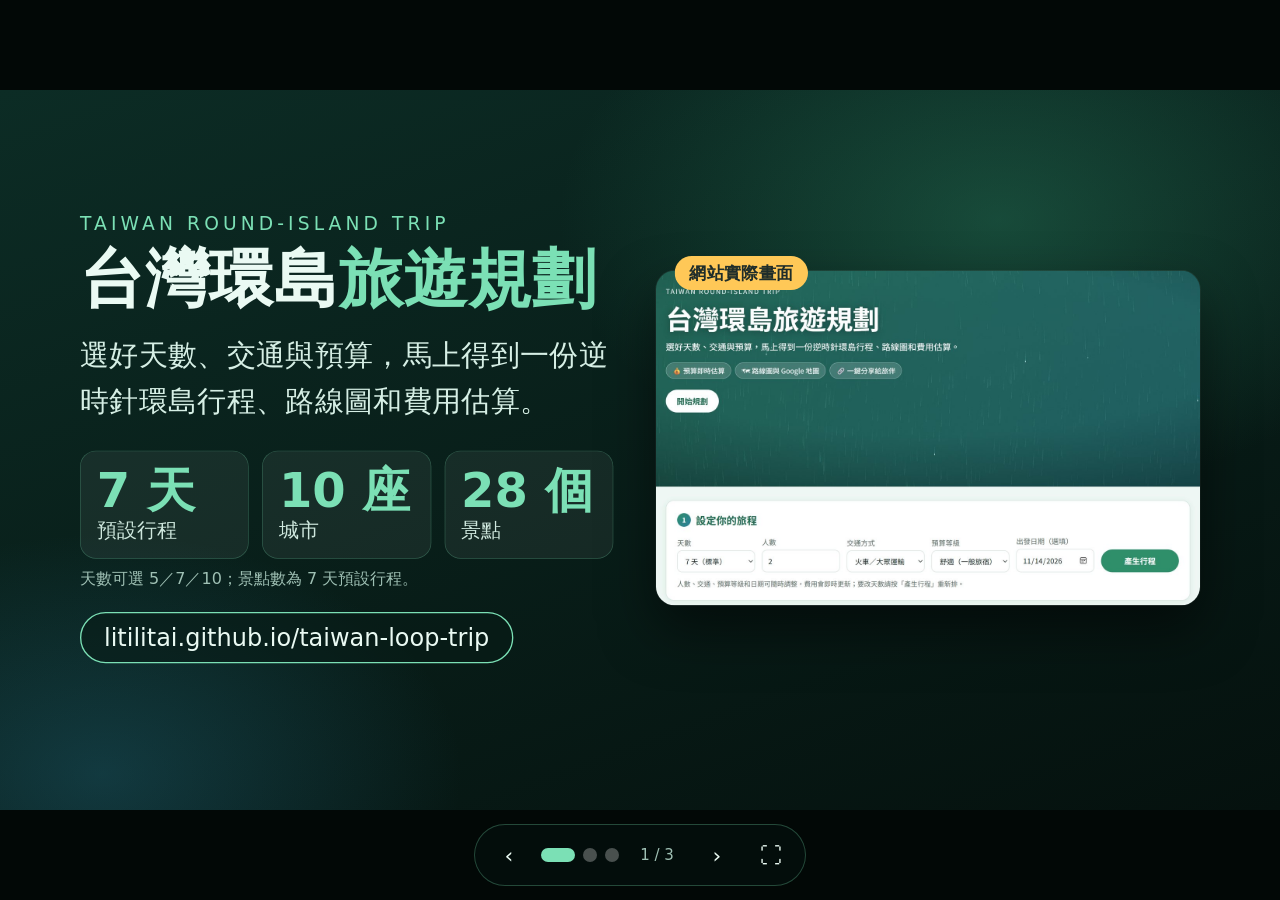
<file: slides.html>
<!DOCTYPE html>
<html lang="zh-Hant">
<head>
  <meta charset="UTF-8">
  <meta name="viewport" content="width=device-width, initial-scale=1">
  <title>台灣環島旅遊規劃｜三頁簡介</title>
  <meta name="description" content="三頁簡報：介紹「台灣環島旅遊規劃」網站的功能、使用方式與技術特色。">
  <style>
    :root {
      --bg0: #05110e; --bg1: #0c2c25;
      --mint: #7be0b5; --teal: #5ec8e8; --amber: #ffc857; --green: #2f8f6b;
      --ink: #eafaf3; --muted: #9fc0b4; --card: rgba(255, 255, 255, .06); --line: rgba(123, 224, 181, .28);
    }
    * { box-sizing: border-box; }
    html, body { margin: 0; height: 100%; background: #020806; overflow: hidden; }
    body { font-family: "Noto Sans TC", "PingFang TC", "Microsoft JhengHei", system-ui, sans-serif; color: var(--ink); }

    /* 固定 1920×1080 的舞台，依視窗大小等比縮放 */
    .stage { position: fixed; inset: 0; overflow: hidden; }
    .deck { position: absolute; left: 50%; top: 50%; width: 1920px; height: 1080px; margin: -540px 0 0 -960px; transform: scale(var(--s, 1)); transform-origin: center; }
    .slide {
      position: absolute; inset: 0; padding: 84px 120px 120px; overflow: hidden;
      background:
        radial-gradient(1100px 700px at 78% 18%, rgba(47, 143, 107, .38), transparent 60%),
        radial-gradient(900px 600px at 8% 95%, rgba(42, 127, 158, .30), transparent 60%),
        linear-gradient(160deg, var(--bg1), var(--bg0));
      opacity: 0; visibility: hidden; transform: translateX(48px);
      transition: opacity .45s ease, transform .45s ease, visibility 0s .45s;
    }
    .slide.active { opacity: 1; visibility: visible; transform: none; transition-delay: 0s; }
    .slide.before { transform: translateX(-48px); }

    .eyebrow { margin: 0 0 14px; font-size: 28px; letter-spacing: .22em; text-transform: uppercase; color: var(--mint); }
    h1 { margin: 0 0 26px; font-size: 96px; white-space: nowrap; line-height: 1.12; font-weight: 800; letter-spacing: .01em; }
    h2 { margin: 0 0 6px; font-size: 72px; line-height: 1.15; font-weight: 800; }
    .lead { margin: 0; font-size: 44px; line-height: 1.55; color: #d6efe5; max-width: 30em; }
    .accent { color: var(--mint); }
    .note { font-size: 24px; color: var(--muted); }

    .shot { display: block; width: 100%; height: auto; border-radius: 28px; box-shadow: 0 36px 80px rgba(0, 0, 0, .5), 0 0 0 1px rgba(255, 255, 255, .08); }
    .shot-wrap { position: relative; }
    .tag {
      position: absolute; top: -22px; left: 28px; padding: 8px 22px; border-radius: 999px;
      background: var(--amber); color: #1f2d2a; font-size: 26px; font-weight: 700;
    }

    /* 第 1 頁 */
    .s1 { display: grid; grid-template-columns: 800px 1fr; gap: 64px; align-items: center; }
    .stats { display: flex; gap: 20px; margin: 40px 0 14px; }
    .stat { flex: 1; padding: 20px 24px; border-radius: 24px; background: var(--card); border: 1px solid var(--line); }
    .stat b { display: block; font-size: 72px; line-height: 1.1; color: var(--mint); white-space: nowrap; }
    .stat span { font-size: 30px; color: #cfe8de; }
    .stat-note { margin: 0 0 34px; }
    .url { display: inline-block; padding: 16px 34px; border-radius: 999px; font-size: 36px; border: 2px solid var(--mint); background: rgba(8, 28, 23, .6); }

    /* 第 2 頁 */
    .s2 { display: grid; grid-template-columns: 780px 1fr; grid-template-rows: auto auto auto; column-gap: 60px; }
    .s2 header { grid-column: 1 / -1; margin-bottom: 20px; }
    .steps { display: grid; gap: 18px; align-content: start; }
    .step { display: grid; grid-template-columns: 68px 1fr; gap: 22px; padding: 20px 26px; border-radius: 26px; background: var(--card); border: 1px solid var(--line); }
    .num { display: grid; place-items: center; width: 68px; height: 68px; border-radius: 50%; background: linear-gradient(135deg, var(--green), #2a7f9e); font-size: 36px; font-weight: 800; }
    .step h3 { margin: 0 0 4px; font-size: 38px; }
    .step p { margin: 0; font-size: 26px; line-height: 1.5; color: #cfe8de; }
    .s2 figure { margin: 0; align-self: start; }
    .s2 figcaption { margin-top: 14px; font-size: 22px; }
    .chips { grid-column: 1 / -1; display: flex; flex-wrap: wrap; gap: 12px; margin-top: 22px; }
    .chip { padding: 8px 22px; border-radius: 999px; font-size: 26px; border: 1.5px solid var(--line); background: rgba(8, 28, 23, .55); }

    /* 第 3 頁 */
    .s3 { display: grid; grid-template-columns: 1fr 600px; grid-template-rows: auto auto auto; column-gap: 64px; }
    .s3 header { grid-column: 1 / -1; margin-bottom: 18px; }
    .points { display: grid; gap: 16px; align-content: start; }
    .point { padding: 20px 30px; border-radius: 26px; background: var(--card); border: 1px solid var(--line); }
    .point h3 { margin: 0 0 6px; font-size: 38px; color: var(--mint); }
    .point p { margin: 0; font-size: 27px; line-height: 1.5; color: #d6efe5; }
    .phones { align-self: start; justify-self: center; display: block; height: 600px; width: auto; filter: drop-shadow(0 30px 40px rgba(0, 0, 0, .45)); }
    .foot { grid-column: 1 / -1; display: flex; align-items: center; gap: 28px; flex-wrap: wrap; margin-top: 24px; }
    .foot .url { font-size: 36px; padding: 12px 30px; }
    .foot .note { font-size: 28px; }

    /* 進場動畫 */
    .slide.active .rise { animation: rise .7s cubic-bezier(.2, .8, .2, 1) both; animation-delay: calc(var(--i, 0) * 110ms + 120ms); }
    @keyframes rise { from { opacity: 0; transform: translateY(34px); } to { opacity: 1; transform: none; } }
    @media (prefers-reduced-motion: reduce) {
      .slide, .slide.active { transition: opacity .2s; transform: none; }
      .slide.active .rise { animation: none; }
    }

    /* 導覽列（簡報時可用鍵盤，也可點按） */
    .nav { position: fixed; left: 50%; bottom: 14px; transform: translateX(-50%); display: flex; align-items: center; gap: 10px; padding: 8px 12px; border-radius: 999px; background: rgba(4, 16, 13, .78); border: 1px solid var(--line); backdrop-filter: blur(8px); z-index: 10; transition: opacity .3s; }
    .nav button { font: inherit; color: var(--ink); background: transparent; border: 0; cursor: pointer; width: 44px; height: 44px; border-radius: 50%; font-size: 22px; }
    .nav button:hover { background: rgba(123, 224, 181, .18); }
    .nav button:focus-visible { outline: 3px solid var(--mint); }
    .dots { display: flex; gap: 8px; }
    .dots button { width: 14px; height: 14px; padding: 0; background: rgba(255, 255, 255, .28); }
    .dots button[aria-current="true"] { background: var(--mint); width: 34px; border-radius: 999px; }
    .count { min-width: 56px; text-align: center; font-size: 15px; color: var(--muted); }
    .nav.idle { opacity: 0; }
    .skip { position: absolute; left: -999px; }

    /* 列印／另存 PDF：每頁一張 16:9 */
    @media print {
      @page { size: 1920px 1080px; margin: 0; }
      html, body { height: auto; overflow: visible; background: none; -webkit-print-color-adjust: exact; print-color-adjust: exact; }
      .stage { position: static; overflow: visible; }
      .deck { position: static; margin: 0; transform: none !important; height: auto; }
      .slide { position: relative; width: 1920px; height: 1080px; opacity: 1 !important; visibility: visible !important; transform: none !important; break-after: page; page-break-after: always; }
      .rise { animation: none !important; }
      .nav { display: none; }
    }
  </style>
</head>
<body>
  <a class="skip" href="#slide-1">跳到簡報內容</a>
  <main class="stage" aria-label="簡報，共 3 頁，可用左右方向鍵翻頁">
    <div class="deck" id="deck">

      <!-- 第 1 頁：這是什麼 -->
      <section class="slide s1" id="slide-1" role="group" aria-roledescription="投影片" aria-label="第 1 頁，共 3 頁">
        <div>
          <p class="eyebrow rise" style="--i:0">Taiwan Round-Island Trip</p>
          <h1 class="rise" style="--i:1">台灣環島<span class="accent">旅遊規劃</span></h1>
          <p class="lead rise" style="--i:2">選好天數、交通與預算，馬上得到一份逆時針環島行程、路線圖和費用估算。</p>
          <div class="stats rise" style="--i:3">
            <div class="stat"><b>7 天</b><span>預設行程</span></div>
            <div class="stat"><b>10 座</b><span>城市</span></div>
            <div class="stat"><b>28 個</b><span>景點</span></div>
          </div>
          <p class="note stat-note rise" style="--i:3">天數可選 5／7／10；景點數為 7 天預設行程。</p>
          <span class="url rise" style="--i:4">litilitai.github.io/taiwan-loop-trip</span>
        </div>
        <div class="shot-wrap rise" style="--i:3">
          <span class="tag">網站實際畫面</span>
          <img class="shot" src="images/slide-hero.jpg" width="1400" height="862" alt="網站首頁與「設定你的旅程」面板的實際畫面">
        </div>
      </section>

      <!-- 第 2 頁：怎麼用 -->
      <section class="slide s2" id="slide-2" role="group" aria-roledescription="投影片" aria-label="第 2 頁，共 3 頁" aria-hidden="true">
        <header>
          <p class="eyebrow rise" style="--i:0">怎麼用</p>
          <h2 class="rise" style="--i:1">三步驟，<span class="accent">排好整趟環島</span></h2>
        </header>
        <div class="steps">
          <div class="step rise" style="--i:2"><div class="num">1</div><div><h3>設定旅程</h3><p>天數、人數、交通方式（火車、自駕、機車、單車）、預算等級，出發日期可選填。</p></div></div>
          <div class="step rise" style="--i:3"><div class="num">2</div><div><h3>自動排行程</h3><p>依逆時針路線分配每天的景點，可刪減、調整順序、新增自訂項目，並邊玩邊打勾。</p></div></div>
          <div class="step rise" style="--i:4"><div class="num">3</div><div><h3>分享與出發</h3><p>景點與每日路線一鍵開 Google 地圖；複製連結或文字給旅伴，也能列印成 PDF。</p></div></div>
        </div>
        <figure class="rise" style="--i:3">
          <div class="shot-wrap">
            <span class="tag">預算與路線圖</span>
            <img class="shot" src="images/slide-plan.jpg" width="1400" height="883" alt="網站的預算估算、環島路線圖與城市對照表的實際畫面">
          </div>
          <figcaption class="note">範例：2 人、舒適、火車、7 天，預估 NT$ 46,904（費用為粗估值）</figcaption>
        </figure>
        <div class="chips rise" style="--i:5" aria-label="其他功能">
          <span class="chip">預算即時估算</span><span class="chip">路線示意圖</span><span class="chip">季節與颱風提醒</span>
          <span class="chip">完成進度條</span><span class="chip">複製成 LINE 文字</span><span class="chip">深色模式</span>
        </div>
      </section>

      <!-- 第 3 頁：為什麼好用 -->
      <section class="slide s3" id="slide-3" role="group" aria-roledescription="投影片" aria-label="第 3 頁，共 3 頁" aria-hidden="true">
        <header>
          <p class="eyebrow rise" style="--i:0">特色與取得方式</p>
          <h2 class="rise" style="--i:1">純靜態、免費、<span class="accent">手機也好用</span></h2>
        </header>
        <div class="points">
          <div class="point rise" style="--i:2"><h3>純靜態網站</h3><p>只用 HTML、CSS、JavaScript，不用安裝、不用建置，發布在 GitHub Pages，打開網址就能用。</p></div>
          <div class="point rise" style="--i:3"><h3>資料留在你手上</h3><p>你的行程只存在自己的瀏覽器。通知名單寫入 Supabase，且只允許新增、不能被公開讀取。</p></div>
          <div class="point rise" style="--i:4"><h3>手機與深色模式</h3><p>版面自動適應手機寬度，並跟隨系統的深色模式。</p></div>
        </div>
        <img class="phones rise" style="--i:3" src="images/slide-phones.webp" width="950" height="1027" alt="網站在手機上的兩個實際畫面：設定旅程與行程清單">
        <div class="foot rise" style="--i:5">
          <span class="url">litilitai.github.io/taiwan-loop-trip</span>
          <span class="note">原始碼：github.com/litilitai/taiwan-loop-trip</span>
        </div>
      </section>

    </div>
  </main>

  <nav class="nav" id="nav" aria-label="簡報導覽">
    <button type="button" id="prev" aria-label="上一頁">‹</button>
    <div class="dots" id="dots"></div>
    <span class="count" id="count" aria-live="polite"></span>
    <button type="button" id="next" aria-label="下一頁">›</button>
    <button type="button" id="full" aria-label="全螢幕（F）" title="全螢幕（F）">⛶</button>
  </nav>

  <script>
    (function () {
      var slides = Array.prototype.slice.call(document.querySelectorAll('.slide'));
      var deck = document.getElementById('deck');
      var nav = document.getElementById('nav');
      var dots = document.getElementById('dots');
      var count = document.getElementById('count');
      var cur = 0, idleTimer;

      slides.forEach(function (_, i) {
        var b = document.createElement('button');
        b.type = 'button';
        b.setAttribute('aria-label', '跳到第 ' + (i + 1) + ' 頁');
        b.addEventListener('click', function () { go(i); });
        dots.appendChild(b);
      });

      function fit() {
        var s = Math.min(window.innerWidth / 1920, window.innerHeight / 1080);
        deck.style.setProperty('--s', s);
      }

      function go(n) {
        cur = Math.max(0, Math.min(slides.length - 1, n));
        slides.forEach(function (el, i) {
          el.classList.toggle('active', i === cur);
          el.classList.toggle('before', i < cur);
          el.setAttribute('aria-hidden', i === cur ? 'false' : 'true');
        });
        Array.prototype.forEach.call(dots.children, function (b, i) { b.setAttribute('aria-current', i === cur ? 'true' : 'false'); });
        count.textContent = (cur + 1) + ' / ' + slides.length;
        document.getElementById('prev').disabled = cur === 0;
        document.getElementById('next').disabled = cur === slides.length - 1;
        try { history.replaceState(null, '', '#' + (cur + 1)); } catch (e) { /* 略過 */ }
      }

      function wake() {
        nav.classList.remove('idle');
        clearTimeout(idleTimer);
        idleTimer = setTimeout(function () { nav.classList.add('idle'); }, 2800);
      }

      document.getElementById('prev').addEventListener('click', function () { go(cur - 1); });
      document.getElementById('next').addEventListener('click', function () { go(cur + 1); });
      document.getElementById('full').addEventListener('click', toggleFull);

      function toggleFull() {
        if (document.fullscreenElement) { document.exitFullscreen(); }
        else if (document.documentElement.requestFullscreen) { document.documentElement.requestFullscreen(); }
      }

      document.addEventListener('keydown', function (e) {
        if (e.altKey || e.ctrlKey || e.metaKey) return;
        var k = e.key;
        if (k === 'ArrowRight' || k === 'PageDown' || k === ' ' || k === 'Enter') { e.preventDefault(); go(cur + 1); }
        else if (k === 'ArrowLeft' || k === 'PageUp' || k === 'Backspace') { e.preventDefault(); go(cur - 1); }
        else if (k === 'Home') { go(0); }
        else if (k === 'End') { go(slides.length - 1); }
        else if (k === 'f' || k === 'F') { toggleFull(); }
        wake();
      });

      // 手機／平板：左右滑動翻頁
      var x0 = null;
      document.addEventListener('touchstart', function (e) { x0 = e.touches[0].clientX; }, { passive: true });
      document.addEventListener('touchend', function (e) {
        if (x0 === null) return;
        var dx = e.changedTouches[0].clientX - x0;
        if (Math.abs(dx) > 60) go(cur + (dx < 0 ? 1 : -1));
        x0 = null;
      }, { passive: true });

      document.addEventListener('mousemove', wake);
      document.addEventListener('fullscreenchange', function () { fit(); wake(); });
      window.addEventListener('resize', fit);
      window.addEventListener('hashchange', function () { var n = parseInt(location.hash.slice(1), 10); if (n) go(n - 1); });

      document.addEventListener('touchstart', wake, { passive: true });
      nav.addEventListener('focusin', wake);
      fit();
      go((parseInt(location.hash.slice(1), 10) || 1) - 1);
      wake();
    })();
  </script>
</body>
</html>
</file>
